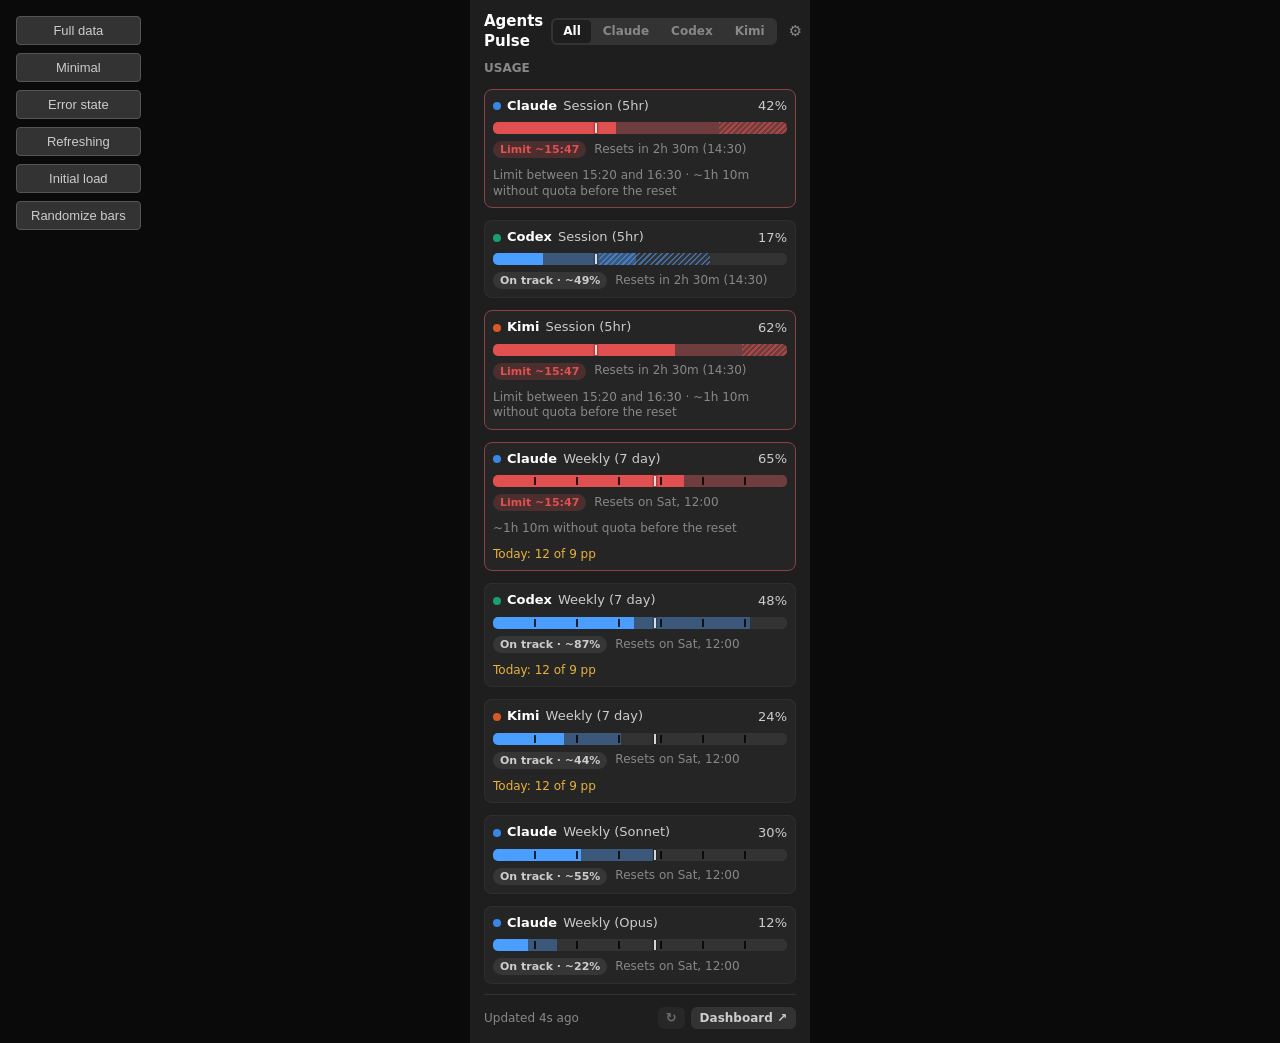
<file: agentpulse/popup/dev.html>
<!--
    Dev preview for the popup UI.

    Start server from the project root:
        python -m http.server 8080 -d agentpulse/popup

    Then open: http://localhost:8080/dev.html
-->
<!DOCTYPE html>
<html>
<head>
<meta charset="utf-8">
<title>Popup Dev Preview</title>
<style>
    body {
        margin: 0;
        min-height: 100vh;
        display: flex;
        justify-content: center;
        align-items: center;
        background: #0a0a0a;
        font-family: system-ui, sans-serif;
    }

    .dev-controls {
        position: fixed;
        top: 16px;
        left: 16px;
        display: flex;
        flex-direction: column;
        gap: 8px;

        & button {
            padding: 6px 14px;
            background: #333;
            color: #ccc;
            border: 1px solid #555;
            border-radius: 4px;
            cursor: pointer;
            font-size: 13px;

            &:hover { background: #444; }
        }
    }

    iframe {
        border: none;
        width: 340px;
        background: #1e1e1e;
        visibility: hidden;
    }
</style>
</head>
<body>
<div class="dev-controls">
    <button onclick="loadPreset('full')">Full data</button>
    <button onclick="loadPreset('minimal')">Minimal</button>
    <button onclick="loadPreset('error')">Error state</button>
    <button onclick="loadPreset('refreshing')">Refreshing</button>
    <button onclick="loadPreset('loading')">Initial load</button>
    <button onclick="randomize()">Randomize bars</button>
</div>

<iframe id="popup" src="popup.html"></iframe>

<script>
const COLORS = {
    bg: '#1e1e1e', fg: '#cccccc', fg_dim: '#888888', fg_heading: '#ffffff', fg_link: '#4a9eff',
    bar_bg: '#333333', bar_fg: '#4a9eff', bar_fg_tight: '#e8b339', bar_fg_warn: '#e05050', bar_divider: '#000c', bar_marker: '#fffc',
};
const T = {
    title: 'Agents Pulse', account: 'ACCOUNT', email: 'Email', plan: 'Plan',
    usage: 'USAGE', extra_usage: 'EXTRA USAGE', claude_code: 'CLAUDE CODE', changelog: 'Changelog', tab_all: 'All',
    status_updated_s: 'Updated {s}s ago', status_updated: 'Updated {duration} ago',
    status_next_update: 'Next update in {duration}', status_refreshing: 'Refreshing...',
    duration_hm: '{h}h {m}m', duration_m: '{m}m', duration_s: '{s}s',
    open_dashboard: 'Dashboard', refresh: 'Refresh', refresh_fresh: 'Up to date - refreshes once the data is {duration} old',
};

const PRESETS = {
    full: {
        profile: { email: 'user@example.com', plan: 'Max (Team)' },
        usage: [
            { label: 'Session (5hr)', pct_text: '42%', fill_pct: 0.42,
              reset_text: 'Resets in 2h 30m (14:30)', midnights: [], marker_rel: 0.35, ...statusFor(42, 0.35, true) },
            { label: 'Weekly (7 day)', pct_text: '65%', fill_pct: 0.65,
              reset_text: 'Resets on Sat, 12:00', midnights: [0.143, 0.286, 0.429, 0.571, 0.714, 0.857], marker_rel: 0.55, ...statusFor(65, 0.55),
              budget_text: 'Today: 12 of 9 pp', budget_over: true },
            { label: 'Weekly (Sonnet)', pct_text: '30%', fill_pct: 0.30,
              reset_text: 'Resets on Sat, 12:00', midnights: [0.143, 0.286, 0.429, 0.571, 0.714, 0.857], marker_rel: 0.55, ...statusFor(30, 0.55) },
            { label: 'Weekly (Opus)', pct_text: '12%', fill_pct: 0.12,
              reset_text: 'Resets on Sat, 12:00', midnights: [0.143, 0.286, 0.429, 0.571, 0.714, 0.857], marker_rel: 0.55, ...statusFor(12, 0.55) },
        ],
        extra: { pct_text: '23%', fill_pct: 0.23, spent_text: '$4.60 / $20.00 spent' },
        installations: [
            { name: 'CLI', version: '2.1.69' },
            { name: 'VS Code', version: '2.1.69' },
            { name: 'Cursor', version: '2.1.65' },
        ],
        status: () => ({ last_success_time: now() - 3, next_poll_time: now() + 20, refreshing: false, error: null }),
    },
    minimal: {
        profile: null,
        usage: [
            { label: 'Session (5hr)', pct_text: '10%', fill_pct: 0.10,
              reset_text: 'Resets in 4h 50m (17:00)', midnights: [], marker_rel: 0.03, ...statusFor(10, 0.03, true) },
        ],
        extra: null,
        installations: [],
        status: () => ({ last_success_time: now() - 90, next_poll_time: now() + 90, refreshing: false, error: null }),
    },
    error: {
        profile: { email: 'user@example.com', plan: 'Max' },
        usage: [
            { label: 'Session (5hr)', pct_text: '95%', fill_pct: 0.95,
              reset_text: 'Resets in 12m (12:12)', midnights: [], marker_rel: 0.96, ...statusFor(95, 0.96, true) },
            { label: 'Weekly (7 day)', pct_text: '88%', fill_pct: 0.88,
              reset_text: 'Resets tomorrow, 08:00', midnights: [0.143, 0.286, 0.429, 0.571, 0.714, 0.857], marker_rel: 0.80, ...statusFor(88, 0.80),
              budget_text: 'Today: 3 of 12 pp', budget_over: false },
        ],
        extra: null,
        installations: [{ name: 'CLI', version: '2.1.69' }],
        status: () => ({ last_success_time: now() - 300, next_poll_time: now() + 30, refreshing: false, error: 'Could not connect to Anthropic API.' }),
    },
    refreshing: {
        profile: { email: 'user@example.com', plan: 'Max (Team)' },
        usage: [
            { label: 'Session (5hr)', pct_text: '42%', fill_pct: 0.42,
              reset_text: 'Resets in 2h 30m (14:30)', midnights: [], marker_rel: 0.35, ...statusFor(42, 0.35, true) },
        ],
        extra: null,
        installations: [{ name: 'CLI', version: '2.1.69' }],
        status: () => ({ last_success_time: now() - 180, next_poll_time: null, refreshing: true, error: null }),
    },
    loading: {
        profile: null, usage: [], extra: null, installations: [],
        status: { text: 'Refreshing...', is_error: false, refreshing: true },
    },
};

const iframe = document.getElementById('popup');
const win = () => iframe.contentWindow;
const now = () => Date.now() / 1000;

function resolvePreset(name) {
    const preset = PRESETS[name];
    const status = typeof preset.status === 'function' ? preset.status() : preset.status;
    return { ...structuredClone({ ...preset, status: null }), status };
}

// Stub pywebview.api so popup.js doesn't throw
function providerList(name) {
    return [
        { id: 'claude', label: 'Claude', color: '#3987e5', install_title: 'CLAUDE CODE', data: resolvePreset(name) },
        { id: 'codex', label: 'Codex', color: '#199e70', install_title: 'CODEX CLI', data: resolveSecondaryPreset(name, 17, 48, '0.9.0') },
        { id: 'kimi', label: 'Kimi', color: '#d95926', install_title: 'KIMI CLI', data: resolveSecondaryPreset(name, 62, 24, '2.0.1') },
    ];
}

function applyPreset(name) {
    win().init({ colors: COLORS, t: T, app_version: '1.13.0', popup_settings: {}, refresh_cooldown: 120, providers: providerList(name) });
}

let initialized = false;

function loadPreset(name) {
    location.hash = name;
    if (initialized) {
        win().updateProviders(providerList(name));
    } else {
        applyPreset(name);
        initialized = true;
    }
}

function randomize() {
    location.hash = 'randomize';
    const data = resolvePreset('full');
    for (const entry of data.usage) {
        const pct = Math.round(Math.random() * 100);
        entry.fill_pct = pct / 100;
        entry.pct_text = pct + '%';
        Object.assign(entry, statusFor(pct, entry.marker_rel, !entry.midnights.length));
    }
    if (data.extra) {
        const pct = Math.round(Math.random() * 100);
        data.extra.fill_pct = pct / 100;
        data.extra.pct_text = pct + '%';
    }
    const providers = providerList('minimal');
    providers[0].data = data;
    win().updateProviders(providers);
}

// Mirrors the app's three states with a plain pace projection, for previews only;
// a session also gets a band around its forecast.
function statusFor(pct, markerRel, session = false) {
    const elapsed = Math.max(0.05, markerRel ?? 0.5);
    const forecast = pct >= 100 ? 100 : Math.min(100, pct / elapsed);
    const status = pct >= 100 ? 'blocked' : forecast >= 100 ? 'limit' : forecast >= 90 ? 'tight' : 'ok';
    const banded = session && status !== 'blocked';
    const low = pct + (forecast - pct) * 0.6;
    const high = Math.min(100, pct + (pct / elapsed - pct) * 1.8);
    const text = { ok: 'On track', tight: 'Tight', limit: 'Limit ~15:47', blocked: 'Limit reached' }[status];
    const calm = status === 'ok' || status === 'tight';
    return {
        status, status_text: text, forecast_pct: forecast / 100,
        forecast_text: calm ? `~${Math.round(forecast)}%` : '',
        forecast_title: calm ? (banded ? `~${Math.round(forecast)}% at reset (${Math.round(low)}-${Math.round(high)}%)` : `~${Math.round(forecast)}% at reset`) : '',
        band_low: banded ? low / 100 : null,
        band_high: banded ? high / 100 : null,
        limit_text: status !== 'limit' ? '' : banded
            ? 'Limit between 15:20 and 16:30 \u00b7 ~1h 10m without quota before the reset'
            : '~1h 10m without quota before the reset',
    };
}

function resolveSecondaryPreset(name, sessionPct, weeklyPct, cliVersion) {
    const data = resolvePreset(name === 'error' ? 'minimal' : 'full');
    data.profile = null;
    data.extra = null;
    data.installations = [{ name: 'CLI', version: cliVersion }];
    data.usage = data.usage.slice(0, 2).map((entry, index) => {
        const pct = index === 0 ? sessionPct : weeklyPct;
        return { ...entry, pct_text: pct + '%', fill_pct: pct / 100, ...statusFor(pct, entry.marker_rel, index === 0) };
    });
    return data;
}

// First load: inject pywebview stub, then apply the preset from the URL hash
iframe.addEventListener('load', () => {
    win().pywebview = { api: { close() {}, open_url() {}, open_dashboard() {}, refresh() {}, save_popup_settings() {}, report_height(h) {
        iframe.style.height = h + 'px';
        iframe.style.visibility = 'visible';
    }}};
    const hash = location.hash.slice(1);
    applyPreset(PRESETS[hash] ? hash : 'full');
    initialized = true;
    if (hash === 'randomize') randomize();
}, { once: true });
</script>
</body>
</html>
</file>
